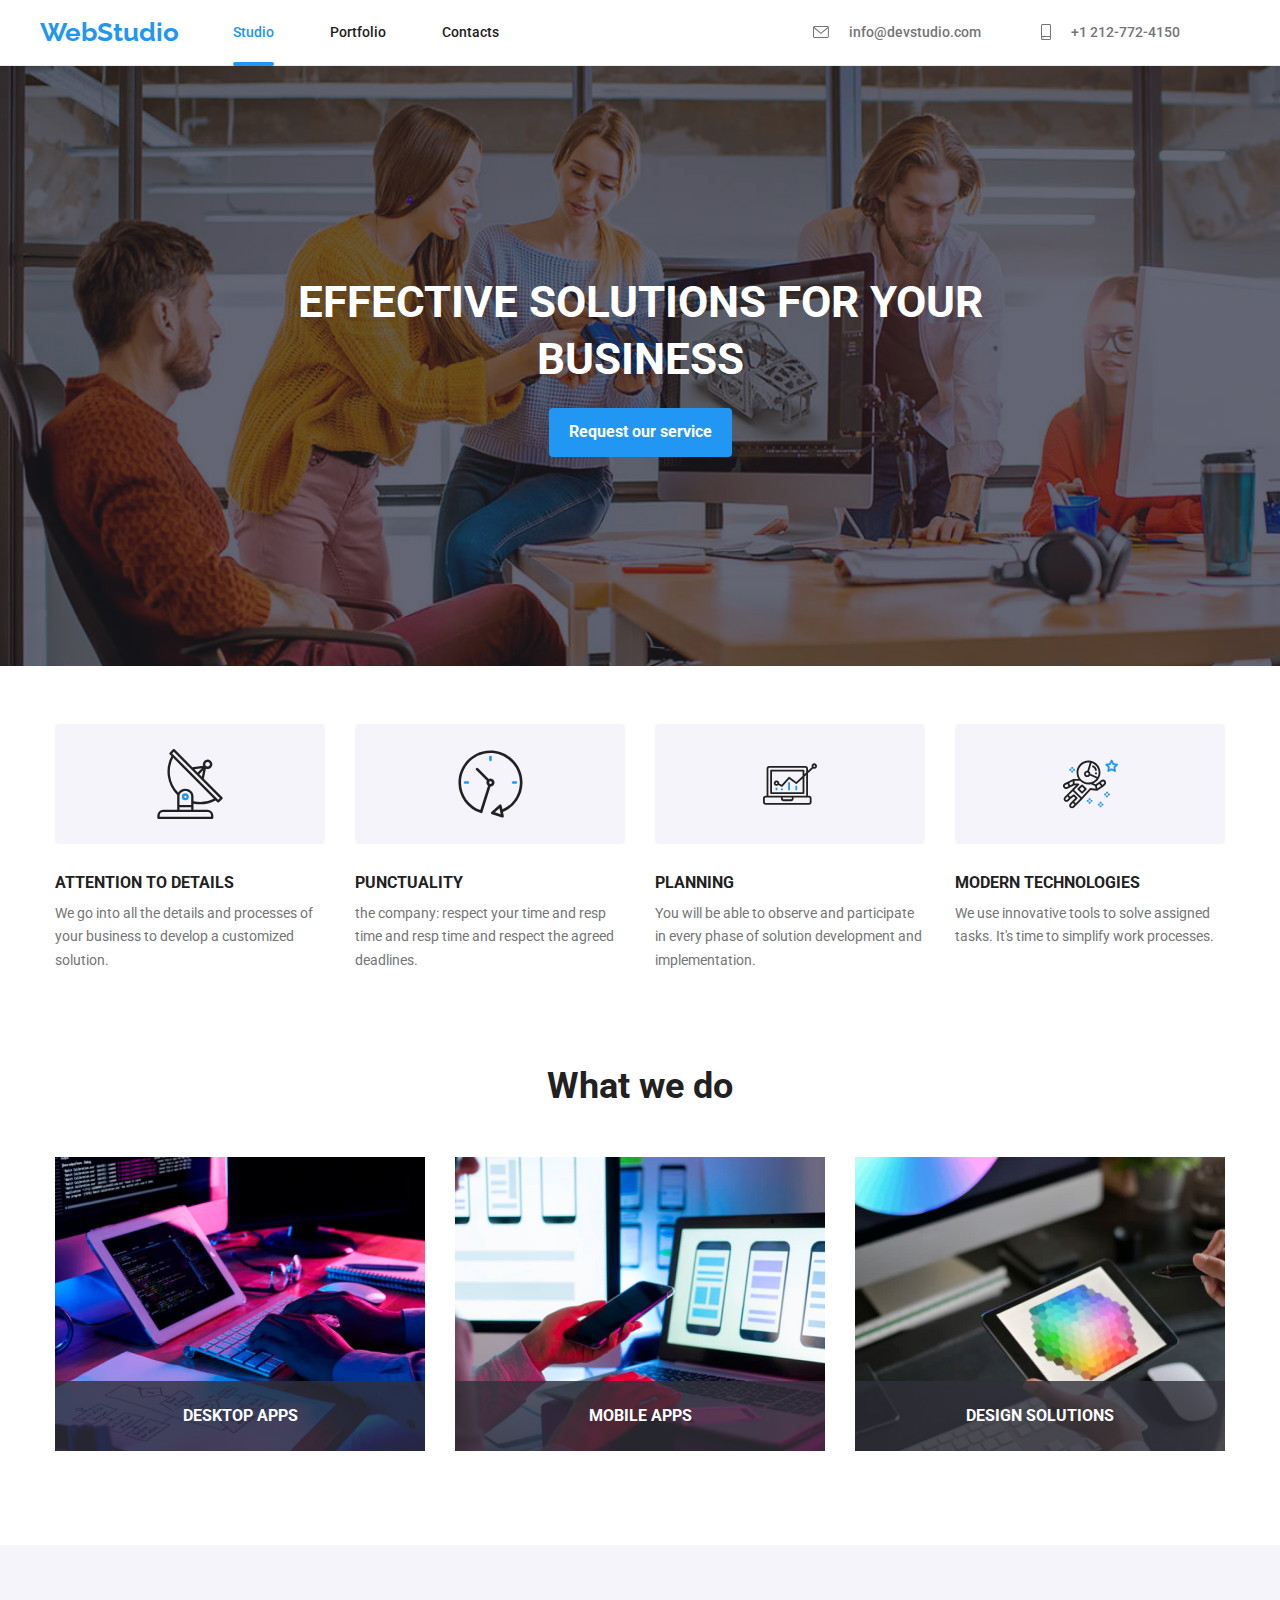
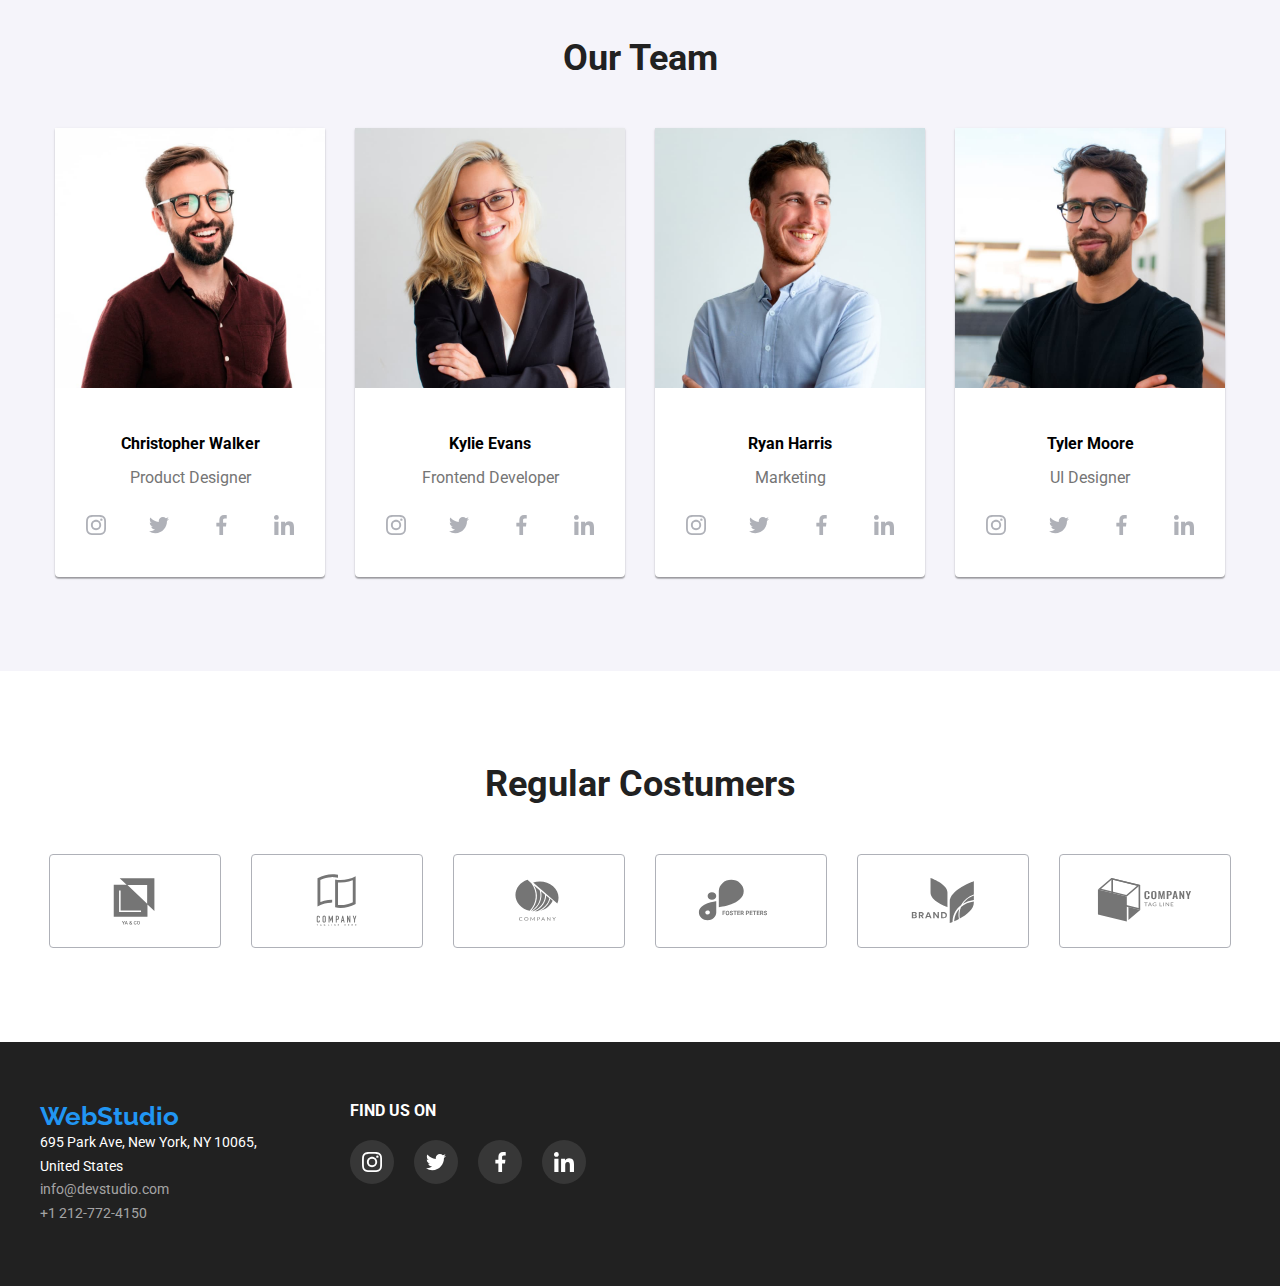
<file: index.html>
<!DOCTYPE html>
<html lang="en">
  <head>
    <meta charset="UTF-8" />
    <meta http-equiv="X-UA-Compatible" content="IE=edge" />
    <meta name="viewport" content="width=device-width, initial-scale=1.0" />
    <link rel="stylesheet" type="text/css" href="./css/normalize.css" />
    <link rel="stylesheet" type="text/css" href="./css/styles.css" />
    <link rel="preconnect" href="https://fonts.googleapis.com" />
    <link rel="preconnect" href="https://fonts.gstatic.com" crossorigin />
    <link
      href="https://fonts.googleapis.com/css2?family=Raleway:wght@700&family=Roboto:wght@400;500;700;900&display=swap"
      rel="stylesheet"
    />
    <title>studio</title>
  </head>
  <body>
    <header class="top-page">
      <div class="backdrop is-hidden" data-modal>
          <div class="modal">
            <img class="modal-close-button-icon" src="images/modal/close-button.png" alt="close button">
            <div class="modal-close-button-border"></div>
            <button class="modal-close-button" data-modal-close> </button>
          </div>
      </div>
      <div class="container">
        <div class="top-page-wrapper">
          <nav class="top-nav">
            <a class="logo" href="./index.html">WebStudio</a>
            <div class="button-wrap">
            <ul class="top-page-buttons">
              <li class="top-page-button">
                <a class="top-button active" href="./index.html">Studio</a>
              </li>
              <li class="top-page-button">
                <a class="top-button" href="./portfolio.html">Portfolio</a>
              </li>
              <li class="top-page-button">
                <a class="top-button" href="#">Contacts</a>
              </li>
            </ul>
            </div>
          </nav>
          <ul class="top-contacts">
            <li class="top-contact-item">
              <a class="top-contact-button" href="mailto:info@devstudio.com">
                <svg class="email">
                  <use href="images/svg/icons.svg#icon-envelope"></use>
                </svg>
                <p class="top-contact"
                  >info@devstudio.com
                </p>
              </a>
            </li>
            <li class="top-contact-item">
              <a class="top-contact-button" href="tel:+34678567876">
                <svg class="smartphone">
                  <use href="images/svg/icons.svg#icon-smartphone"></use>
                </svg>
                <p class="top-contact">
                  +1 212-772-4150
                </p>
              </a>  
            </li>
          </ul>
        </div>
      </div>
    </header>
    <main>
      <section class="top-banner">
        <h1 class="top-banner-slogan">EFFECTIVE SOLUTIONS FOR YOUR BUSINESS</h1>
        <button class="top-banner-button-request" type="button" data-modal-open>
          Request our service
        </button>
      </section>
      <section class="section-values">
        <div class="container">
          <ul class="list-value">
            <li>
              <div class="value-icons">
                <svg class="antenna">
                  <use href="images/svg/icons.svg#icon-antenna">
                  </use>
                </svg>
              </div>
              <h3 class="title-value">ATTENTION TO DETAILS</h3>
              <p class="text-value">
                We go into all the details and processes of your business to
                develop a customized solution.
              </p>
            </li>
            <li>
              <div class="value-icons">
                <svg class="clock">
                  <use href="images/svg/icons.svg#icon-clock">
                  </use>
                </svg>
              </div>
              <h3 class="title-value">PUNCTUALITY</h3>
              <p class="text-value">
                the company: respect your time and resp time and resp time and
                respect the agreed deadlines.
              </p>
            </li>
            <li>
              <div class="value-icons">
                <svg class="diagram">
                  <use href="images/svg/icons.svg#icon-diagram">
                  </use>
                </svg>
              </div>
              <h3 class="title-value">PLANNING</h3>
              <p class="text-value">
                You will be able to observe and participate in every phase of
                solution development and implementation.
              </p>
            </li>
            <li>
              <div class="value-icons">
                <svg class="astronaut">
                  <use href="images/svg/icons.svg#icon-astronaut">
                  </use>
                </svg>
              </div>
              <h3 class="title-value">MODERN TECHNOLOGIES</h3>
              <p class="text-value">
                We use innovative tools to solve assigned tasks. It's time to
                simplify work processes.
              </p>
            </li>
          </ul>
        </div>
      </section>
      <section class="section-what-we-do">
        <div class="container">
          <h2 class="what-we-do-title">What we do</h2>
          <ul class="what-we-do-group">
            <li>
              <h3 class="what-we-do-text">DESKTOP APPS</h3>
              <img
                src="images/img-studio/escribiendo-codigo.jpg"
                alt="hombre escribiendo codigo en una laptop"
                width="370"
              />
            </li>
            <li>
              <h3 class="what-we-do-text">MOBILE APPS</h3>
              <img
                src="images/img-studio/tecnologia-celular.jpg"
                alt="mujer con un celular y una laptop"
                width="370"
              />
            </li>
            <li>
              <h3 class="what-we-do-text">DESIGN SOLUTIONS</h3>
              <img
                src="images/img-studio/paleta-hexadecimal.jpg"
                alt="hombre observando en una tablet la paleta hexadecimal"
                width="370"
              />
            </li>
          </ul>
        </div>
      </section>
      <section class="section-our-team">
        <div class="container">
          <h2 class="our-team-title">Our Team</h2>
          <ul class="our-team-list">
            <li class="our-team-list-item">
              <img
                src="./images/img-studio/christopher-walker.jpg"
                alt="Fotografia de Christopher Walker"
                width="270"
              />
              <div class="our-team-info-wrapper">
                <h3 class="our-team">Christopher Walker</h3>
                <p class="our-team-charge">Product Designer</p>
                <ul class="our-team-social-media">
                  <li>
                    <a class="bg-icon" href="#">
                    <svg class="social-media-logos">
                      <use href="images/svg/icons.svg#icon-instagram">
                      </use>
                    </svg>
                    </a>
                  </li>
                  <li>
                    <a class="bg-icon" href="#">
                      <svg class="social-media-logos">
                        <use href="images/svg/icons.svg#icon-twitter">
                        </use>
                      </svg>
                    </a>
                  </li>
                  <li>  
                    <a class="bg-icon" href="#">
                    <svg class="social-media-logos">
                      <use href="images/svg/icons.svg#icon-facebook">
                      </use>
                    </svg>
                    </a>
                  </li>
                  <li>  
                    <a class="bg-icon" href="#">
                      <svg class="social-media-logos">
                        <use href="images/svg/icons.svg#icon-linkedin">
                        </use>
                      </svg>
                    </a>
                  </li>
                </ul>
              </div>
            </li>
            <li class="our-team-list-item">
              <img
                src="./images/img-studio/kylie-evans.jpg"
                alt="Fotografia de Kylie Evans"
                width="270"
              />
              <div class="our-team-info-wrapper">
                <h3 class="our-team">Kylie Evans</h3>
                <p class="our-team-charge">Frontend Developer</p>
                <ul class="our-team-social-media">
                  <li>
                    <a class="bg-icon" href="#">
                    <svg class="social-media-logos">
                      <use href="images/svg/icons.svg#icon-instagram">
                      </use>
                    </svg>
                    </a>
                  </li>
                  <li>  
                    <a class="bg-icon" href="#">
                    <svg class="social-media-logos">
                      <use href="images/svg/icons.svg#icon-twitter">
                      </use>
                    </svg>
                    </a>
                  </li>  
                  <li>
                    <a class="bg-icon" href="#">
                    <svg class="social-media-logos">
                      <use href="images/svg/icons.svg#icon-facebook">
                      </use>
                    </svg>
                    </a>
                  </li>
                  <li>  
                    <a class="bg-icon" href="#">
                    <svg class="social-media-logos">
                      <use href="images/svg/icons.svg#icon-linkedin">
                      </use>
                    </svg>
                    </a>
                  </li>  
                </ul>
              </div>
            </li>
            <li class="our-team-list-item">
              <img
                src="./images/img-studio/ryan-harris.jpg"
                alt="Fotografia de Ryan Harris"
                width="270"
              />
              <div class="our-team-info-wrapper">
                <h3 class="our-team">Ryan Harris</h3>
                <p class="our-team-charge">Marketing</p>
                <ul class="our-team-social-media">
                  <li>
                    <a class="bg-icon" href="#">
                    <svg class="social-media-logos">
                      <use href="images/svg/icons.svg#icon-instagram">
                      </use>
                    </svg>
                    </a>
                  </li>
                  <li>  
                    <a class="bg-icon" href="#">
                      <svg class="social-media-logos">
                        <use href="images/svg/icons.svg#icon-twitter">
                        </use>
                      </svg>
                    </a>
                  </li>
                  <li>  
                    <a class="bg-icon" href="#">
                      <svg class="social-media-logos">
                        <use href="images/svg/icons.svg#icon-facebook">
                        </use>
                      </svg>
                    </a>
                  </li>
                  <li>  
                    <a class="bg-icon" href="#">
                      <svg class="social-media-logos">
                        <use href="images/svg/icons.svg#icon-linkedin">
                        </use>
                      </svg>
                    </a>
                  </li>  
                </ul>
              </div>
            </li>
            <li class="our-team-list-item">
              <img
                src="./images/img-studio/tyler-moore.jpg"
                alt="Fotografia de Tyler Moore"
                width="270"
              />
              <div class="our-team-info-wrapper">
                <h3 class="our-team">Tyler Moore</h3>
                <p class="our-team-charge">UI Designer</p>
                <ul class="our-team-social-media">
                  <li>
                    <a class="bg-icon" href="#">
                    <svg class="social-media-logos">
                      <use href="images/svg/icons.svg#icon-instagram">
                      </use>
                    </svg>
                    </a>
                  </li>
                  <li>  
                    <a class="bg-icon" href="#">
                      <svg class="social-media-logos">
                        <use href="images/svg/icons.svg#icon-twitter">
                        </use>
                    </svg>
                    </a>
                  </li>
                  <li>  
                    <a class="bg-icon" href="#">
                      <svg class="social-media-logos">
                        <use href="images/svg/icons.svg#icon-facebook">
                        </use>
                      </svg>
                    </a>
                  </li>
                  <li>  
                    <a class="bg-icon" href="#">
                      <svg class="social-media-logos">
                        <use href="images/svg/icons.svg#icon-linkedin">
                        </use>
                      </svg>
                    </a>
                  </li>  
                </ul>
              </div>
            </li>
          </ul>
        </div>
      </section>
      <section class="section-regular-costumers">
        <div class="container">
          <h2 class="regular-costumers-title">Regular Costumers</h2>
          <ul class="regular-costumers-list">
            <li>
              <a href="#" class="regular-costumer-item">
                <svg class="regular-costumer-logos">
                  <use href="images/svg/icons.svg#icon-Logo-1">
                  </use>
                </svg>
              </a>
            </li>
            <li>
              <a href="#" class="regular-costumer-item">
                <svg class="regular-costumer-logos">
                  <use href="images/svg/icons.svg#icon-Logo-2">
                  </use>
                </svg>
              </a>
            </li>
            <li>
              <a href="#" class="regular-costumer-item">
                <svg class="regular-costumer-logos">
                  <use href="images/svg/icons.svg#icon-Logo-3">
                  </use>
                </svg>
              </a>
            </li>
            <li>
              <a href="#" class="regular-costumer-item">
                <svg class="regular-costumer-logos">
                  <use href="images/svg/icons.svg#icon-Logo-4">
                  </use>
                </svg>
              </a>
            </li>
            <li>
              <a href="#" class="regular-costumer-item">
                <svg class="regular-costumer-logos">
                  <use href="images/svg/icons.svg#icon-Logo-5">
                  </use>
                </svg>
              </a>
            </li>
            <li>
              <a href="#" class="regular-costumer-item">
                <svg class="regular-costumer-logos">
                  <use href="images/svg/icons.svg#icon-Logo-6">
                  </use>
                </svg>
              </a>
            </li>
          </ul>
        </div>
      </section>
    </main>
    <footer class="footer-contacts">
      <div class="container">
        <div class="footer-wrapper">
          <div class="footer-info">
            <a class="logo" href="./index.html">WebStudio</a>
            <address>
              <ul class="end-infos">
                <li>
                  <a
                    class="address-end-info"
                    href="https://goo.gl/maps/2f3CK9dGhR3WqKyp9"
                    target="_blank"
                    rel="noopener noreferrer"
                  >
                    695 Park Ave, New York, NY 10065, United States
                  </a>
                </li>
                <li>
                  <a class="end-info" href="mailto:info@devstudio.com"
                    >info@devstudio.com</a
                  >
                </li>
                <li>
                  <a class="end-info" href="tel:+34678567876">
                    +1 212-772-4150
                  </a>
                </li>
              </ul>
            </address>
          </div>
          <div class="social-media-wraper">
            <h3 class="footer-social-media-title">FIND US ON</h3>
            <ul class="footer-social-media">
              <li class="footer-social-media-logos">
                <a class="footer-bg-icon" href="#">
                <svg class="social-media-logos">
                  <use href="images/svg/icons.svg#icon-instagram">
                  </use>
                </svg>
                </a>
              </li>
              <li class="footer-social-media-logos">
                <a class="footer-bg-icon" href="#">
                  <svg class="social-media-logos">
                    <use href="images/svg/icons.svg#icon-twitter">
                    </use>
                  </svg>
                </a>
              </li>
              <li class="footer-social-media-logos">
                <a class="footer-bg-icon" href="#">
                  <svg class="social-media-logos">
                    <use href="images/svg/icons.svg#icon-facebook">
                    </use>
                  </svg>
                </a>
              </li>
              <li class="footer-social-media-logos">
              <a class="footer-bg-icon" href="#">
                <svg class="social-media-logos">
                  <use href="images/svg/icons.svg#icon-linkedin">
                  </use>
                </svg>
              </a>
              </li>
            </div>
          </ul>
        </div>
        </div>
      </div>
    </footer>
    <script src="js/modal.js"></script>
  </body>
</html>
</file>
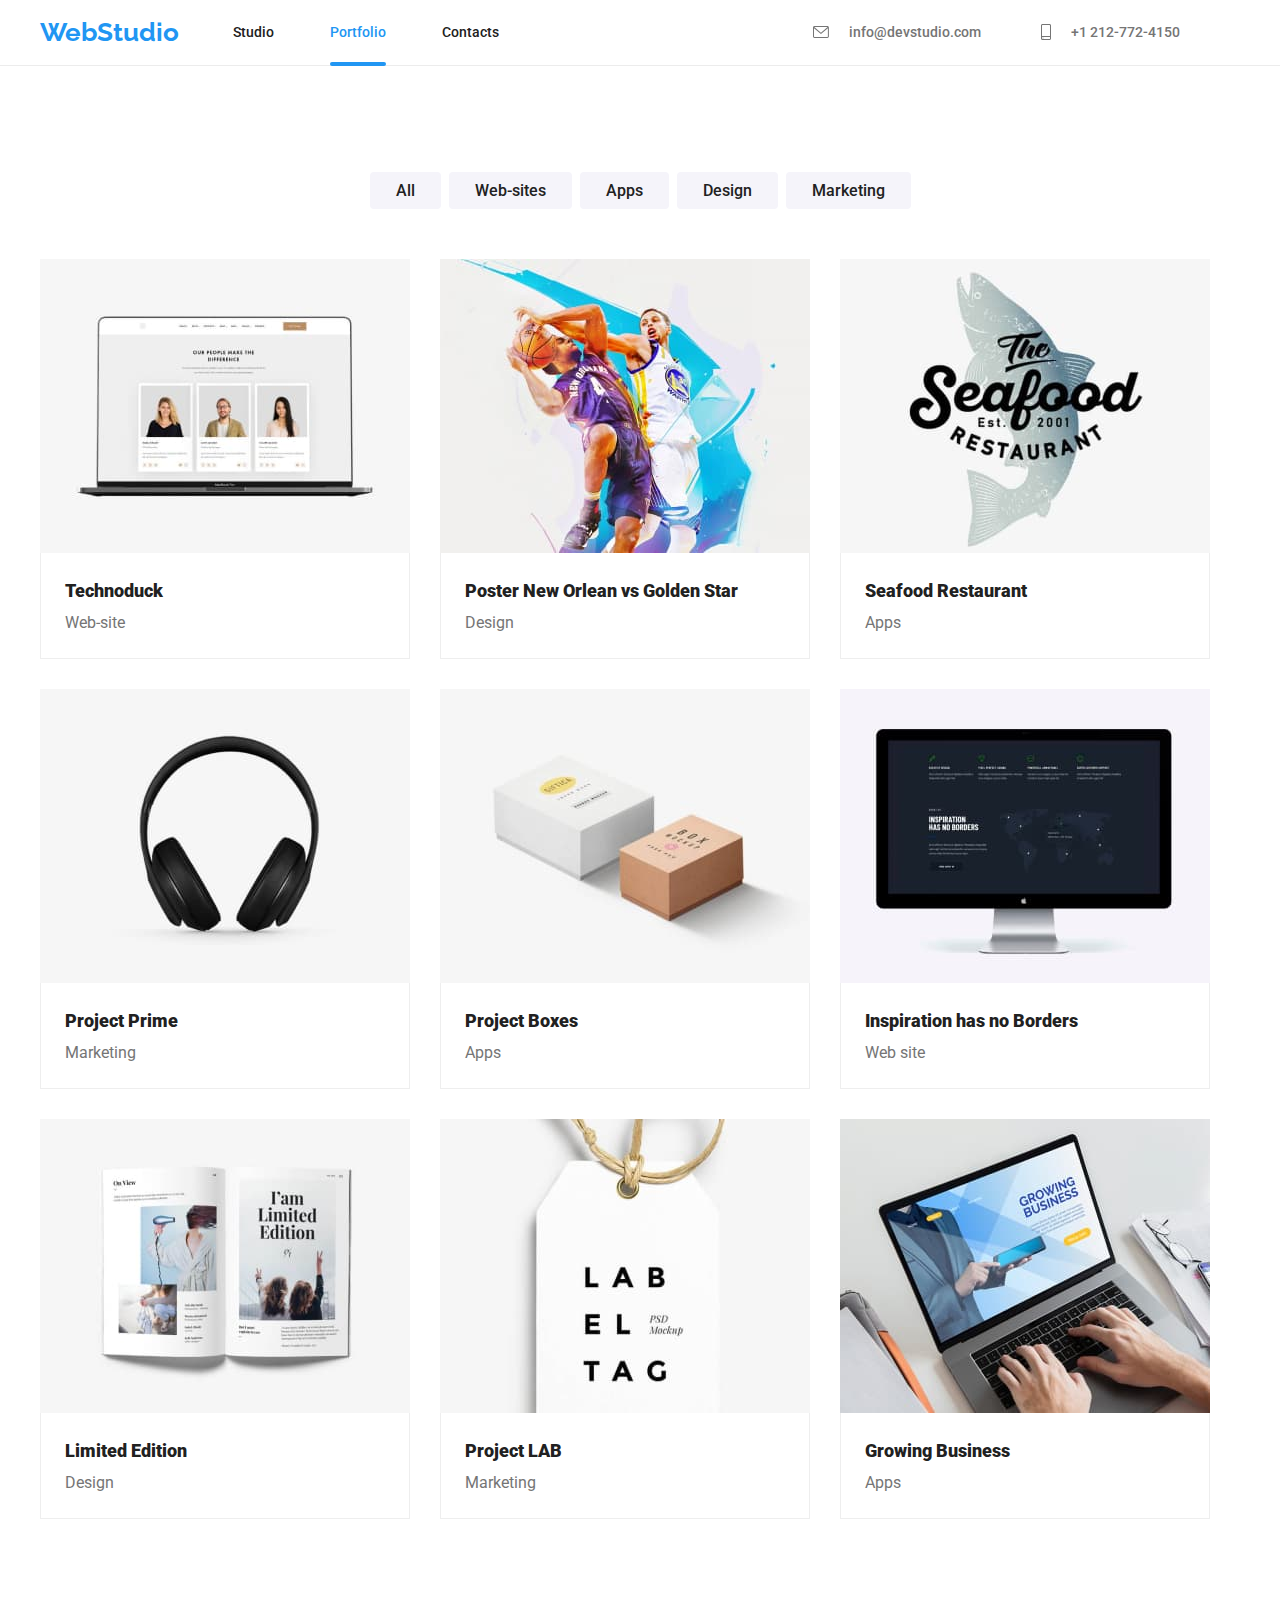
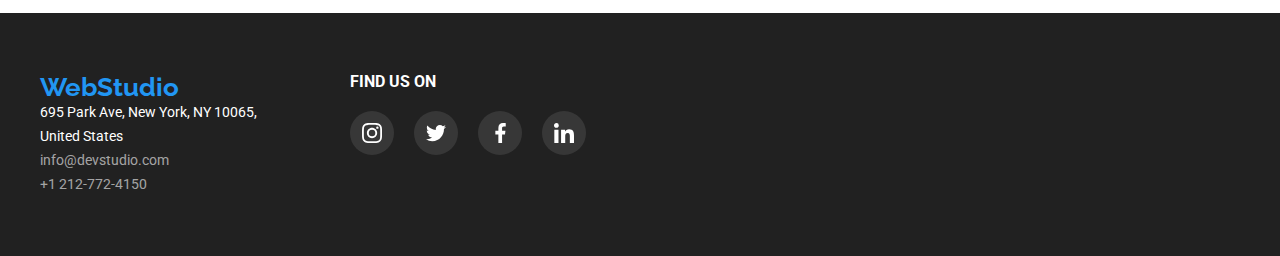
<file: portfolio.html>
<!DOCTYPE html>
<html lang="en">
  <head>
    <meta charset="UTF-8" />
    <meta http-equiv="X-UA-Compatible" content="IE=edge" />
    <meta name="viewport" content="width=device-width, initial-scale=1.0" />
    <link rel="stylesheet" type="text/css" href="./css/normalize.css" />
    <link rel="stylesheet" type="text/css" href="./css/styles.css" />
    <link rel="preconnect" href="https://fonts.googleapis.com" />
    <link rel="preconnect" href="https://fonts.gstatic.com" crossorigin />
    <link
      href="https://fonts.googleapis.com/css2?family=Raleway:wght@700&family=Roboto:wght@400;500;700;900&display=swap"
      rel="stylesheet"
    />
    <title>portfolio</title>
  </head>
  <body>
    <header class="top-page">
      <div class="container">
        <div class="top-page-wrapper">
          <nav class="top-nav">
            <a class="logo" href="./index.html">WebStudio</a>
            <ul class="top-page-buttons">
              <li>
                <a class="top-button" href="./index.html">Studio</a>
              </li>
              <li>
                <a class="top-button active" href="./portfolio.html">Portfolio</a>
              </li>
              <li>
                <a class="top-button" href="#">Contacts</a>
              </li>
            </ul>
          </nav>
          <ul class="top-contacts">
            <li class="top-contact-item">
              <a class="top-contact-button" href="mailto:info@devstudio.com">
                <svg class="email">
                  <use href="images/svg/icons.svg#icon-envelope"></use>
                </svg>
                <p class="top-contact"
                  >info@devstudio.com
                </p>
              </a>
            </li>
            <li class="top-contact-item">
              <a class="top-contact-button" href="tel:+34678567876">
                <svg class="smartphone">
                  <use href="images/svg/icons.svg#icon-smartphone"></use>
                </svg>
                <p class="top-contact">
                  +1 212-772-4150
                </p>
              </a>  
            </li>
          </ul>
        </div>
      </div>
    </header>
    <main>
      <div class="container">
        <section class="section-portfolio">
          <ul class="portfolio-list">
            <li>
              <button class="portfolio-list-button all" type="button">
                All
              </button>
            </li>
            <li>
              <button class="portfolio-list-button web" type="button">
                Web-sites
              </button>
            </li>
            <li>
              <button class="portfolio-list-button apps" type="button">
                Apps
              </button>
            </li>
            <li>
              <button class="portfolio-list-button design" type="button">
                Design
              </button>
            </li>
            <li>
              <button class="portfolio-list-button marketing" type="button">
                Marketing
              </button>
            </li>
          </ul>
          <ul class="portfolio-list-sections">
            <li class="portfolio-list-section">
              <a href="#" class="portfolio-list-section-link">
                <div class="image-hover-overlay-wrapper">
                  <div class="image-hover-overlay">
                    <p>Technoduck is a state-of-the-art coronavirus distribution
                      platform. Companies use this platform for digital espionage 
                      and attacks on competitors' secure servers.</p>
                  </div>  
                  <img
                  src="./images/img-portfolio/technoduck.jpg"
                  alt="Portátil mostrando un sitio web"
                  width="370"
                  />
                </div>
                <div class="portfolio-list-section-info">
                  <h2 class="portfolio-list-section-title">Technoduck</h2>
                  <p class="portfolio-list-section-description">Web-site</p>
                </div>
              </a>
            </li>
            <li class="portfolio-list-section">
              <a href="#" class="portfolio-list-section-link">
                <div class="image-hover-overlay-wrapper">
                  <div class="image-hover-overlay">
                    <p>Technoduck is a state-of-the-art coronavirus distribution
                      platform. Companies use this platform for digital espionage 
                      and attacks on competitors' secure servers.</p>
                  </div>  
                  <img
                  src="./images/img-portfolio/poster-basketball.jpg"
                  alt="Poster basketball"
                  width="370"
                  />
                </div>
                <div class="portfolio-list-section-info">
                  <h2 class="portfolio-list-section-title">
                    Poster New Orlean vs Golden Star
                  </h2>
                  <p class="portfolio-list-section-description">Design</p>
                </div>
              </a>
            </li>
            <li class="portfolio-list-section">
              <a href="#" class="portfolio-list-section-link">
                <div class="image-hover-overlay-wrapper">
                  <div class="image-hover-overlay">
                    <p>Technoduck is a state-of-the-art coronavirus distribution
                      platform. Companies use this platform for digital espionage 
                      and attacks on competitors' secure servers.</p>
                  </div>  
                <img
                  src="./images/img-portfolio/seafood-restaurant.jpg"
                  alt="Logo de un restaurante de comida de mar"
                  width="370"
                />
                </div>
                <div class="portfolio-list-section-info">
                  <h2 class="portfolio-list-section-title">
                    Seafood Restaurant
                  </h2>
                  <p class="portfolio-list-section-description">Apps</p>
                </div>
              </a>
            </li>
            <li class="portfolio-list-section">
              <a href="#" class="portfolio-list-section-link">
                <div class="image-hover-overlay-wrapper">
                  <div class="image-hover-overlay">
                    <p>Technoduck is a state-of-the-art coronavirus distribution
                      platform. Companies use this platform for digital espionage 
                      and attacks on competitors' secure servers.</p>
                  </div>  
                <img
                  src="./images/img-portfolio/project-prime.jpg"
                  alt="Unos audífonos"
                  width="370"
                />
                </div>
                <div class="portfolio-list-section-info">
                  <h2 class="portfolio-list-section-title">Project Prime</h2>
                  <p class="portfolio-list-section-description">Marketing</p>
                </div>
              </a>
            </li>
            <li class="portfolio-list-section">
              <a href="#" class="portfolio-list-section-link">
                <div class="image-hover-overlay-wrapper">
                  <div class="image-hover-overlay">
                    <p>Technoduck is a state-of-the-art coronavirus distribution
                      platform. Companies use this platform for digital espionage 
                      and attacks on competitors' secure servers.</p>
                  </div>  
                <img
                  src="./images/img-portfolio/project-boxes.jpg"
                  alt="Diseño de empaques"
                  width="370"
                />
                </div>
                <div class="portfolio-list-section-info">
                  <h2 class="portfolio-list-section-title">Project Boxes</h2>
                  <p class="portfolio-list-section-description">Apps</p>
                </div>
              </a>
            </li>
            <li class="portfolio-list-section">
              <a href="#" class="portfolio-list-section-link">
                <div class="image-hover-overlay-wrapper">
                  <div class="image-hover-overlay">
                    <p>Technoduck is a state-of-the-art coronavirus distribution
                      platform. Companies use this platform for digital espionage 
                      and attacks on competitors' secure servers.</p>
                  </div>  
                <img
                  src="./images/img-portfolio/inspiration-has-no-borders.jpg"
                  alt="Unos audífonos"
                  width="370"
                />
                </div>
                <div class="portfolio-list-section-info">
                  <h2 class="portfolio-list-section-title">
                    Inspiration has no Borders
                  </h2>
                  <p class="portfolio-list-section-description">Web site</p>
                </div>
              </a>
            </li>
            <li class="portfolio-list-section">
              <a href="#" class="portfolio-list-section-link">
                <div class="image-hover-overlay-wrapper">
                  <div class="image-hover-overlay">
                    <p>Technoduck is a state-of-the-art coronavirus distribution
                      platform. Companies use this platform for digital espionage 
                      and attacks on competitors' secure servers.</p>
                  </div>  
                <img
                  src="./images/img-portfolio/limited-edition.jpg"
                  alt="Diseño editorial"
                  width="370"
                />
                </div>
                <div class="portfolio-list-section-info">
                  <h2 class="portfolio-list-section-title">Limited Edition</h2>
                  <p class="portfolio-list-section-description">Design</p>
                </div>
              </a>
            </li>
            <li class="portfolio-list-section">
              <a href="#" class="portfolio-list-section-link">
                <div class="image-hover-overlay-wrapper">
                  <div class="image-hover-overlay">
                    <p>Technoduck is a state-of-the-art coronavirus distribution
                      platform. Companies use this platform for digital espionage 
                      and attacks on competitors' secure servers.</p>
                  </div>  
                <img
                  src="./images/img-portfolio/project-lab.jpg"
                  alt="Etiqueta blanca con letras negras"
                  width="370"
                />
                </div>
                <div class="portfolio-list-section-info">
                  <h2 class="portfolio-list-section-title">Project LAB</h2>
                  <p class="portfolio-list-section-description">Marketing</p>
                </div>
              </a>
            </li>
            <li class="portfolio-list-section">
              <a href="#" class="portfolio-list-section-link">
                <div class="image-hover-overlay-wrapper">
                  <div class="image-hover-overlay">
                    <p>Technoduck is a state-of-the-art coronavirus distribution
                      platform. Companies use this platform for digital espionage 
                      and attacks on competitors' secure servers.</p>
                  </div>  
                <img
                  src="./images/img-portfolio/growing-business.jpg"
                  alt="Hombre escribiendo en una laptop"
                  width="370"
                />
                </div>
                <div class="portfolio-list-section-info">
                  <h2 class="portfolio-list-section-title">Growing Business</h2>
                  <p class="portfolio-list-section-description">Apps</p>
                </div>
              </a>
            </li>
          </ul>
        </section>
      </div>
    </main>
    <footer class="footer-contacts">
      <div class="container">
        <div class="footer-wrapper">
          <div class="footer-info">
            <a class="logo" href="./index.html">WebStudio</a>
            <address>
              <ul class="end-infos">
                <li>
                  <a
                    class="address-end-info"
                    href="https://goo.gl/maps/2f3CK9dGhR3WqKyp9"
                    target="_blank"
                    rel="noopener noreferrer"
                  >
                    695 Park Ave, New York, NY 10065, United States
                  </a>
                </li>
                <li>
                  <a class="end-info" href="mailto:info@devstudio.com"
                    >info@devstudio.com</a
                  >
                </li>
                <li>
                  <a class="end-info" href="tel:+34678567876">
                    +1 212-772-4150
                  </a>
                </li>
              </ul>
            </address>
          </div>
          <div class="social-media-wraper">
            <h3 class="footer-social-media-title">FIND US ON</h3>
            <ul class="footer-social-media">
              <li class="footer-social-media-logos">
                <a class="footer-bg-icon" href="#">
                <svg class="social-media-logos">
                  <use href="images/svg/icons.svg#icon-instagram">
                  </use>
                </svg>
                </a>
              </li>
              <li class="footer-social-media-logos">
                <a class="footer-bg-icon" href="#">
                  <svg class="social-media-logos">
                    <use href="images/svg/icons.svg#icon-twitter">
                    </use>
                  </svg>
                </a>
              </li>
              <li class="footer-social-media-logos">
                <a class="footer-bg-icon" href="#">
                  <svg class="social-media-logos">
                    <use href="images/svg/icons.svg#icon-facebook">
                    </use>
                  </svg>
                </a>
              </li>
              <li class="footer-social-media-logos">
              <a class="footer-bg-icon" href="#">
                <svg class="social-media-logos">
                  <use href="images/svg/icons.svg#icon-linkedin">
                  </use>
                </svg>
              </a>
              </li>
            </div>
          </div>
        </div>
      </div>
    </footer>
  </body>
</html>
</file>
<file: css/styles.css>
body {
  --color-azul: #2196f3;
  --color-negro: #212121;
  --color-gris: #757575;
  --color-blanco: #ffffff;
  --color-gris-claro: #f5f4fa;
  font-family: "Roboto", "arial", sans-serif;
  font-size: 14px;
  font-weight: 400;
  line-height: 1.1;
  background-color: var(--color-blanco);
  box-sizing: border-box;
}

/* Aqui comienza el header*/

/* Aqui comienza el backdrop*/

.backdrop.is-hidden {
  visibility: hidden;
  opacity: 0;

}

.backdrop.is-hidden > .modal {
  transform: scale(0);
}

.backdrop {
  width: 100vw;
  height: 100vh;
  background-color: #00000033;
  position: fixed;
  z-index: 2;
  display: flex;
  justify-content: center;
  align-items: center;
  top: 0;
  left: 0;
  opacity: 1;
  transition: 250ms cubic-bezier(0.4, 0, 0.2, 1);
  
}

.modal {
  position: absolute;
  display: flex;
  flex-direction: column;
  justify-content: flex-start;
  align-items: flex-end;
  width: 528px;
  height: 581px;
  background-color: var(--color-blanco);
  box-shadow: 0px 1px 3px rgba(0, 0, 0, 0.12), 0px 1px 1px rgba(0, 0, 0, 0.14), 0px 2px 1px rgba(0, 0, 0, 0.2);
  border-radius: 4px;
  transform: scale(1);
  transition: 1000ms cubic-bezier(0.4, 0, 0.2, 1);
}

.open-button {
  position: absolute;
  top: 38%;
  left: 46%;
  border-radius: 4px ;
  width: 180px;
  height: 50px;
  opacity: 0;
  pointer-events: auto;
  cursor: pointer;
}

.modal-close-button {
  width: 30px;
  height: 30px;
  z-index: 2;
  border-radius: 50%;
  margin: 8px 8px;
  border: none;
  opacity: 0;
}

button.modal-close-button {
  padding: 0;
}

.modal-close-button-icon {
  position:absolute;
  z-index: 0;
  margin: 17px;
  width: 11px;
  height: 11px;
  padding: 0;
  
}

.modal-close-button-border {
  position:absolute;
  z-index: 0;
  margin: 7px;
  width: 30px;
  height: 30px;
  border: 1px solid #0000001A;
  border-radius: 50%;
}

/* Aqui termina el backdrop*/

/* Aqui comienza el nav*/

.container {
  width: 1200px;
  margin: 0 auto;
}

.top-page {
  padding: 18px 0;
  border-bottom: 1px solid #ececec;
}

.top-page-wrapper {
  display: flex;
  justify-content: space-between;
}

.top-nav {
  display: inherit;
  align-items: center;
}

.logo {
  font-family: "raleway", sans-serif;
  font-size: 26px;
  font-weight: 700;
  line-height: 1.1;
  text-decoration: none;
  color: var(--color-azul);
  margin-right: 1em;
}

.top-page-buttons {
  display: inherit;
  list-style: none;
  display: flex;
  padding: 0;
  margin: 0;
}

.top-button {
  font-weight: 500;
  color: var(--color-negro);
  text-decoration: none;
  margin: 0 2em;
  display: flex;
  position: relative; 
  transition: color 250ms cubic-bezier(0.4, 0, 0.2, 1);
}

.top-button:hover {
  color: var(--color-azul);
}

.active {
  color: var(--color-azul);
}

.active::after {
  content: "";
  position: absolute;
  top: 37px;
  left: 0px;
  width: 100%;
  height: 4px;
  border-radius: 9999px;
  background-color: var(--color-azul)
}

.top-contacts {
  display: flex;
  align-items: center;
  list-style: none;
  padding: 0;
  margin: 0;
}

.top-contact-item {
  color: var(--color-gris);
  transition: color 250ms cubic-bezier(0.4, 0, 0.2, 1); 
}

  .top-contact-item:hover,
  .top-contact-item:focus,
  .top-contact-item:active {
  color: var(--color-azul);
  fill: var(--color-azul);
}

.top-contact-button {
  display: flex;
  align-items: center;
  margin: 0;
  text-decoration: none;
  margin-right: 30px;
  color: currentColor;
}

.top-contact {
  font-weight: 500;
  text-decoration: none;
  padding: 0;
  margin: 0 30px 0 10px;
}

.email {
  width: 16px;
  height: 12px;
  margin-right: 10px;
  fill: currentColor;
}

.smartphone {
  width: 10px;
  height: 16px;
  margin-right: 10px;
  fill: currentColor;
}

/* Aqui termina el header */

/* Aqui comienza los botones de filtrado */

.portfolio-list {
  display: flex;
  justify-content: center;
  list-style: none;
  margin: 106px 0 50px;
  padding: 0;
}

.portfolio-list li {
  margin: 0 4px;
}

.portfolio-list-button {
  font-family: "Roboto", "arial", sans-serif;
  font-size: 16px;
  font-weight: 500;
  line-height: 1.6;
  color: var(--color-negro);
  background-color: var(--color-gris-claro);
  padding: 6px 26px;
  border-radius: 4px;
  border: none;
  cursor: pointer;
  transition: background-color 250ms cubic-bezier(0.4, 0, 0.2, 1);
}

.portfolio-list-button:hover,
.portfolio-list-button:focus,
.portfolio-list-button:active {
  background-color: var(--color-azul);
  color: var(--color-blanco);
  box-shadow: 0px 3px 1px rgba(0, 0, 0, 0.1), 0px 1px 2px rgba(0, 0, 0, 0.08),
    0px 2px 2px rgba(0, 0, 0, 0.12);
}

/* Aqui termina los botones de filtrado */

/* Aqui comienza las imagenes (portfolio) */

.image-hover-overlay-wrapper {
  width: 370px;
  height: 294px;
  position: relative;
  overflow: hidden;
}

.image-hover-overlay {
  box-sizing: border-box;
  width: 370px;
  height: 294px;
  position: absolute;
  background-color: var(--color-azul);
  opacity: .9;
  padding: 63px 24px;
  bottom: -294px;
  font-family: "Roboto", "arial", sans-serif;
  font-size: 18px;
  font-weight: 400;
  line-height: 1.5;
  color: var(--color-blanco);
  transition: cubic-bezier(0.4, 0, 0.2, 1) 250ms;
}

.image-hover-overlay-wrapper:hover>.image-hover-overlay {
  bottom: 0;
}

.portfolio-list-sections {
  display: flex;
  flex-wrap: wrap;
  margin: 0;
  padding: 0;
  margin-bottom: 94px;
  list-style: none;
  gap: 30px;
}

.portfolio-list-section {
  transition: 250ms cubic-bezier(0.4, 0, 0.2, 1);
  flex-basis: calc((100% - 90px) / 3);
}

.portfolio-list-section:hover,
.portfolio-list-section:focus,
.portfolio-list-section:active {
  box-shadow: 0px 1px 1px rgba(0, 0, 0, 0.12), 0px 4px 4px rgba(0, 0, 0, 0.06),
    1px 4px 6px rgba(0, 0, 0, 0.16);
}

.portfolio-list-section-link {
  text-decoration: none;
}

.portfolio-list-section img {
  display: block;
}

.portfolio-list-section-info {
  border: 1px solid #eeeeee;
  border-top: 0;
  padding: 20px 24px;
}

.portfolio-list-section-title {
  font-size: 18px;
  font-weight: 900;
  line-height: 2;
  color: var(--color-negro);
  text-decoration: none;
  margin: 0;
}

.portfolio-list-section-description {
  font-size: 16px;
  line-height: 1.8;
  color: var(--color-gris);
  margin: 0;
}

/* Aqui termina las imagenes (portfolio) */

/* Aqui comienza seccion heroes (studio-index) */

.top-banner {
  height: 600px;
  display: flex;
  flex-direction: column;
  justify-content: center;
  align-items: center;
  background-image: linear-gradient(to bottom, #2F303A66,#2F303A66), url("../images/img-studio/banner-img.png");
  background-size: cover;
  text-align: center;
  gap: 20px;
}


.top-banner-slogan {
  max-width: 700px;
  font-size: 44px;
  font-weight: 700;
  line-height: 1.3;
  color: var(--color-blanco);
  text-transform: uppercase;
  margin: 0;
  border: 0;
}

.top-banner-button-request {
  padding: 10px 20px;
  font-size: 16px;
  font-weight: 700;
  line-height: 1.8;
  color: var(--color-blanco);
  background-color: var(--color-azul);
  border: 0;
  border-radius: 4px;
  cursor: pointer;
  transition: background-color 250ms cubic-bezier(0.4, 0, 0.2, 1);
}

.top-banner-button-request:hover,
.top-banner-button-request:focus {
  background-color: #188ce8;
}

/* Aqui termina seccion heroes (studio-index) */

/* Aqui comienza valores corporativos (studio-index) */

.section-values {
  display: flex;
  justify-content: center;
}

.list-value {
  display: flex;
  justify-content: space-between;
  list-style: none;
  padding: 58px 0 0 0;
  margin: 0;
}

.list-value li {
  margin: 0 15px;
}

.title-value {
  font-weight: 700;
  color: var(--color-negro);
  margin: 0;
  margin-bottom: 10px;
}

.text-value {
  line-height: 1.7;
  color: var(--color-gris);
  margin: 0;
}

.value-icons {
  width: 270px;
  height: 120px;
  display: flex;
  flex-direction: column;
  justify-content: center;
  align-items: center;
  background-color: var(--color-gris-claro);
  border-radius: 4px;
  margin-bottom: 30px;
}

.antenna {
  width: 70px;
  height: 70px;
}

.clock {
  width: 67px;
  height: 70px;
}

.diagram {
  width: 70px;
  height: 54px;
}

.astronaut {
  width: 55px;
  height: 60px;
}


/* Aqui termina valores corporativos (studio-index) */

/* Aqui comienza what we do (studio-index) */

.section-what-we-do {
  text-align: center;
  margin: 94px 0;
}

.what-we-do-title {
  font-size: 36px;
  font-weight: 700;
  color: var(--color-negro);
  margin: 0;
}

.what-we-do-group {
  display: flex;
  justify-content: center;
  margin: 50px 0 0 0;
  padding: 0;
  list-style: none;
  position: relative;
  gap: 30px;
}

.what-we-do-text {
  font-weight: 700;
  color: var(--color-blanco);
  background-color: #2F303ACC;
  width: 370px;
  height: 70px;
  margin: 0;
  position: absolute;
  bottom: 0;
  display: flex;
  justify-content: center;
  align-items: center;
}

.what-we-do-group img {
  display: block;
}


/* Aqui termina what we do (studio-index) */

/* Aqui comienza Our team (studio-index) */


.section-our-team {
  display: flex;
  flex-direction: column;
  text-align: center;
  background-color: var(--color-gris-claro);
  padding: 94px 0;
}

.our-team-list {
  display: flex;
  justify-content: center;
  list-style: none;
  margin-top: 50px;
  margin-bottom: 0;
  padding: 0;
  flex-basis: calc((100% - 80px) / 3);
}

.our-team-list-item {
  background-color: var(--color-blanco);
  margin: 0 15px;
  box-shadow: 0px 1px 3px rgba(0, 0, 0, 0.12), 0px 1px 1px rgba(0, 0, 0, 0.14),
    0px 2px 1px rgba(0, 0, 0, 0.2);
  border-radius: 0 0 4px 4px;
}

.our-team-list-item img {
  display: block;
}

.our-team-info-wrapper {
  padding: 30px 0;
}

.our-team-title {
  font-size: 36px;
  font-weight: 700;
  color: var(--color-negro);
  margin: 0;
}

.our-team-charge {
  font-size: 16px;
  color: var(--color-gris);
  margin: 0;
}

.our-team-social-media {
  display: flex;
  justify-content: space-evenly;
  margin-top: 16px;
  padding: 0;
}

.our-team-social-media li {
  list-style: none;
}

.bg-icon {
  width: 44px;
  height: 44px;
  fill: #AFB1B8;
  background-color: var(--color-blanco);
  border-radius: 50%;
  display: flex;
  justify-content: center;
  align-items: center;
  transition: 250ms cubic-bezier(0.4, 0, 0.2, 1);
}

.bg-icon:hover,
.bg-icon:focus,
.bg-icon:active {
  fill: var(--color-blanco);
  background-color: var(--color-azul);
  border-radius: 50%;
  
}

.social-media-logos {
  width: 20px;
  height: 20px;
}

/* Aqui termina Our team (studio-index) */

/* Aqui comienza Regular Costumers*/

.section-regular-costumers {
  text-align: center;
  padding: 94px 0;
}

.regular-costumers-title {
  font-size: 36px;
  font-weight: 700;
  color: var(--color-negro);
  margin: 0;
}

.regular-costumers-list {
  display: flex;
  justify-content: center;
  list-style: none;
  margin: 0;
  margin-top: 50px;
  padding: 0;
}

.regular-costumers-list li {
margin: 0 15px;
}

.regular-costumer-item {
  width: 170px;
  height: 92px;
  display: flex;
  justify-content: center;
  align-items: center;
  border: 1px solid #AFB1B8;
  color: var(--color-gris);
  border-radius: 4px;
  transition: color 250ms cubic-bezier(0.4, 0, 0.2, 1); border 250ms cubic-bezier(0.4, 0, 0.2, 1);
}

.regular-costumer-item:hover,
.regular-costumer-item:focus,
.regular-costumer-item:active {
  color: var(--color-azul);
  border: 1px solid var(--color-azul);
}

.regular-costumer-logos {
  width: 106px;
  height: 60px;
  fill: currentColor;
}

/* Aqui comienza el footer */

.footer-contacts {
  padding: 60px 0;
  background-color: var(--color-negro);
}

.footer-wrapper {
  display: flex;
  flex-direction: row;
}

.footer-info {
  display: flex;
  flex-direction: column;
  margin-right: 70px;
}

.end-infos {
  max-width: 230px;
  margin: 0;
  padding: 0;
  list-style: none;
}

.address-end-info {
  line-height: 1.7;
  font-style: normal;
  text-decoration: none;
  color: var(--color-blanco);
  transition: color 250ms cubic-bezier(0.4, 0, 0.2, 1);
}

.end-info {
  line-height: 1.7;
  color: rgba(255, 255, 255, 0.6);
  font-style: normal;
  text-decoration: none;
}

.address-end-info:hover,
.address-end-info:focus,
.end-info:hover,
.end-info:focus {
  color: var(--color-azul);
}

.footer-social-media {
  display: flex;
  justify-content: center;
  align-items: flex-start;
  padding: 0;
  
}

.footer-social-media-title {
  display: flex;
  align-content: flex-start;
  font-weight: 700;
  color: var(--color-blanco);
  margin: 0;
  margin-bottom: 20px;
  margin-left: 10px;
}


li.footer-social-media-logos {
  list-style: none;
}

.footer-bg-icon {
  width: 44px;
  height: 44px;
  list-style: none;
  fill: var(--color-blanco);
  background-color: #FFFFFF1A;
  display: flex;
  justify-content: center;
  align-items: center;
  border-radius: 50%;
  margin: 0 10px;
  transition: background-color 250ms cubic-bezier(0.4, 0, 0.2, 1);
}

.footer-bg-icon:hover,
.footer-bg-icon:focus,
.footer-bg-icon:active {
  background-color: var(--color-azul);
  fill: var(--color-blanco);
  border-radius: 50%;
}

.social-media-logos {
  width: 20px;
  height: 20px;
}
</file>
